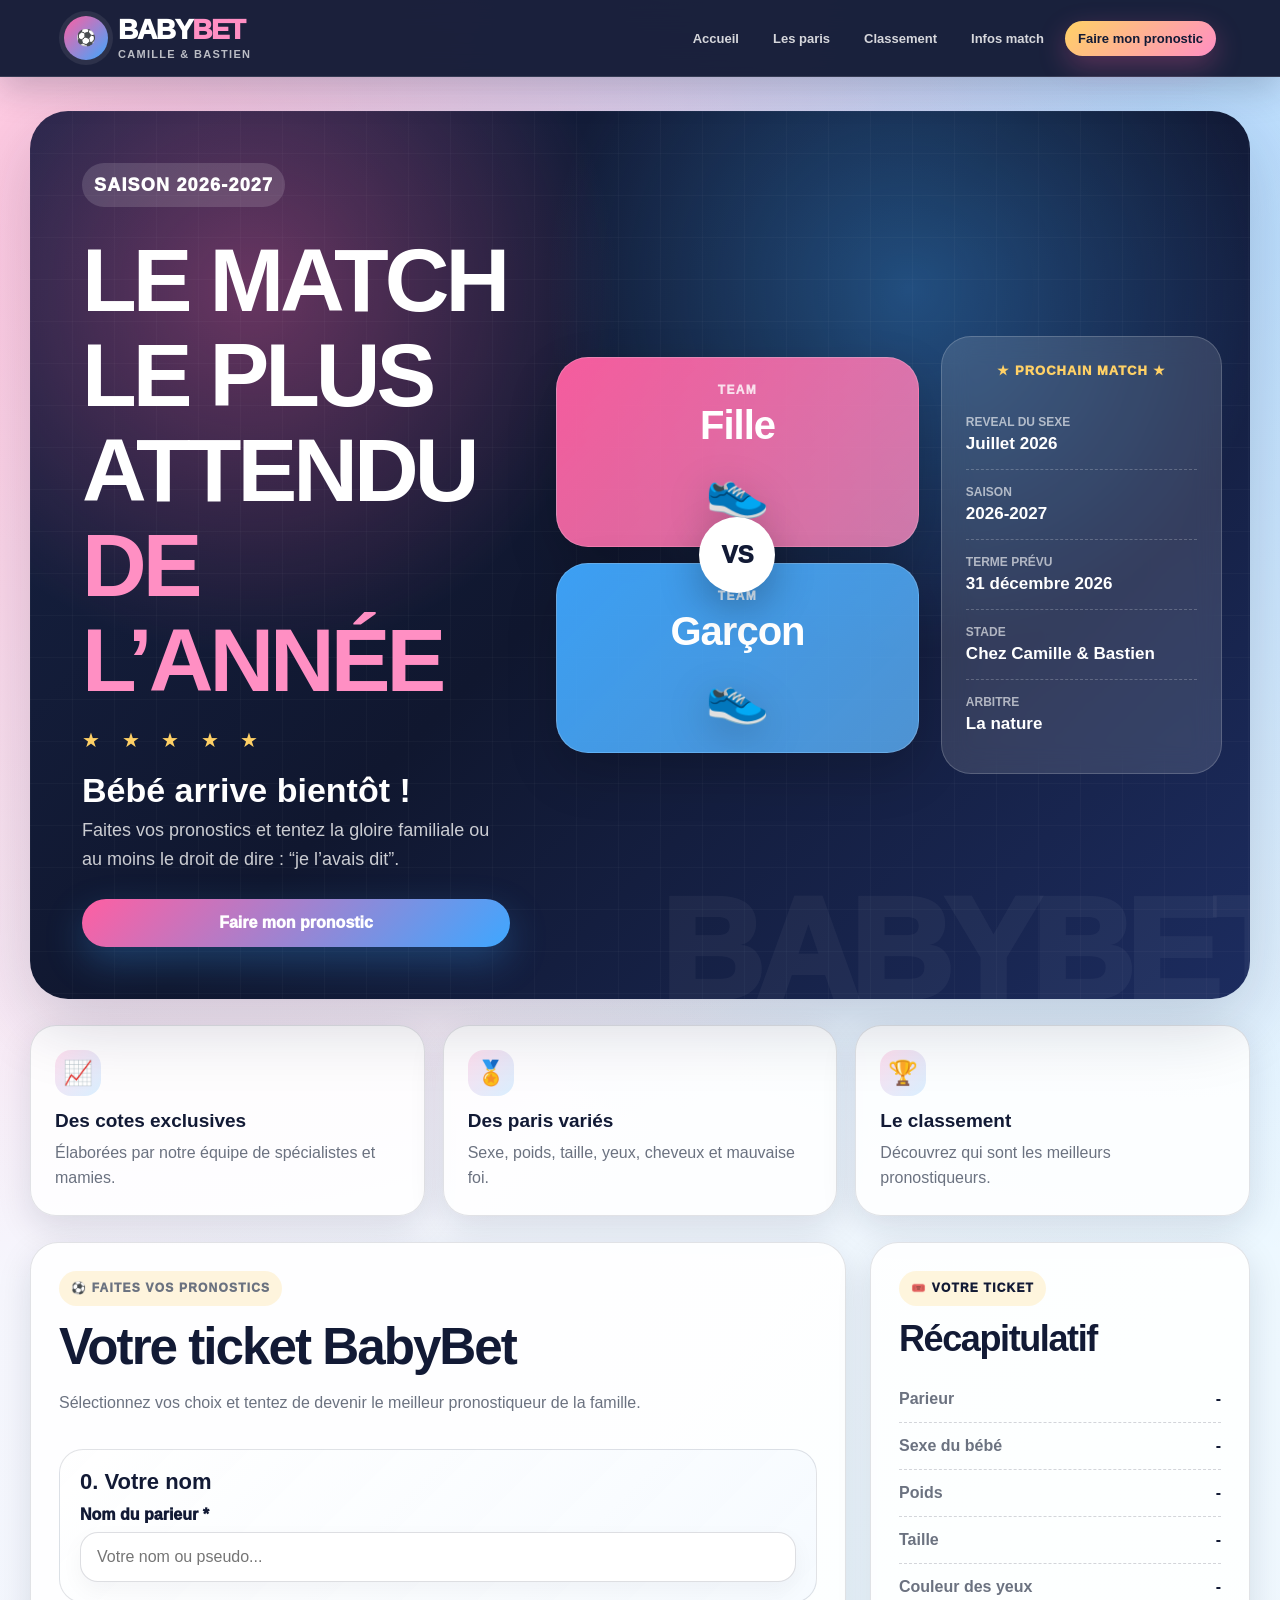
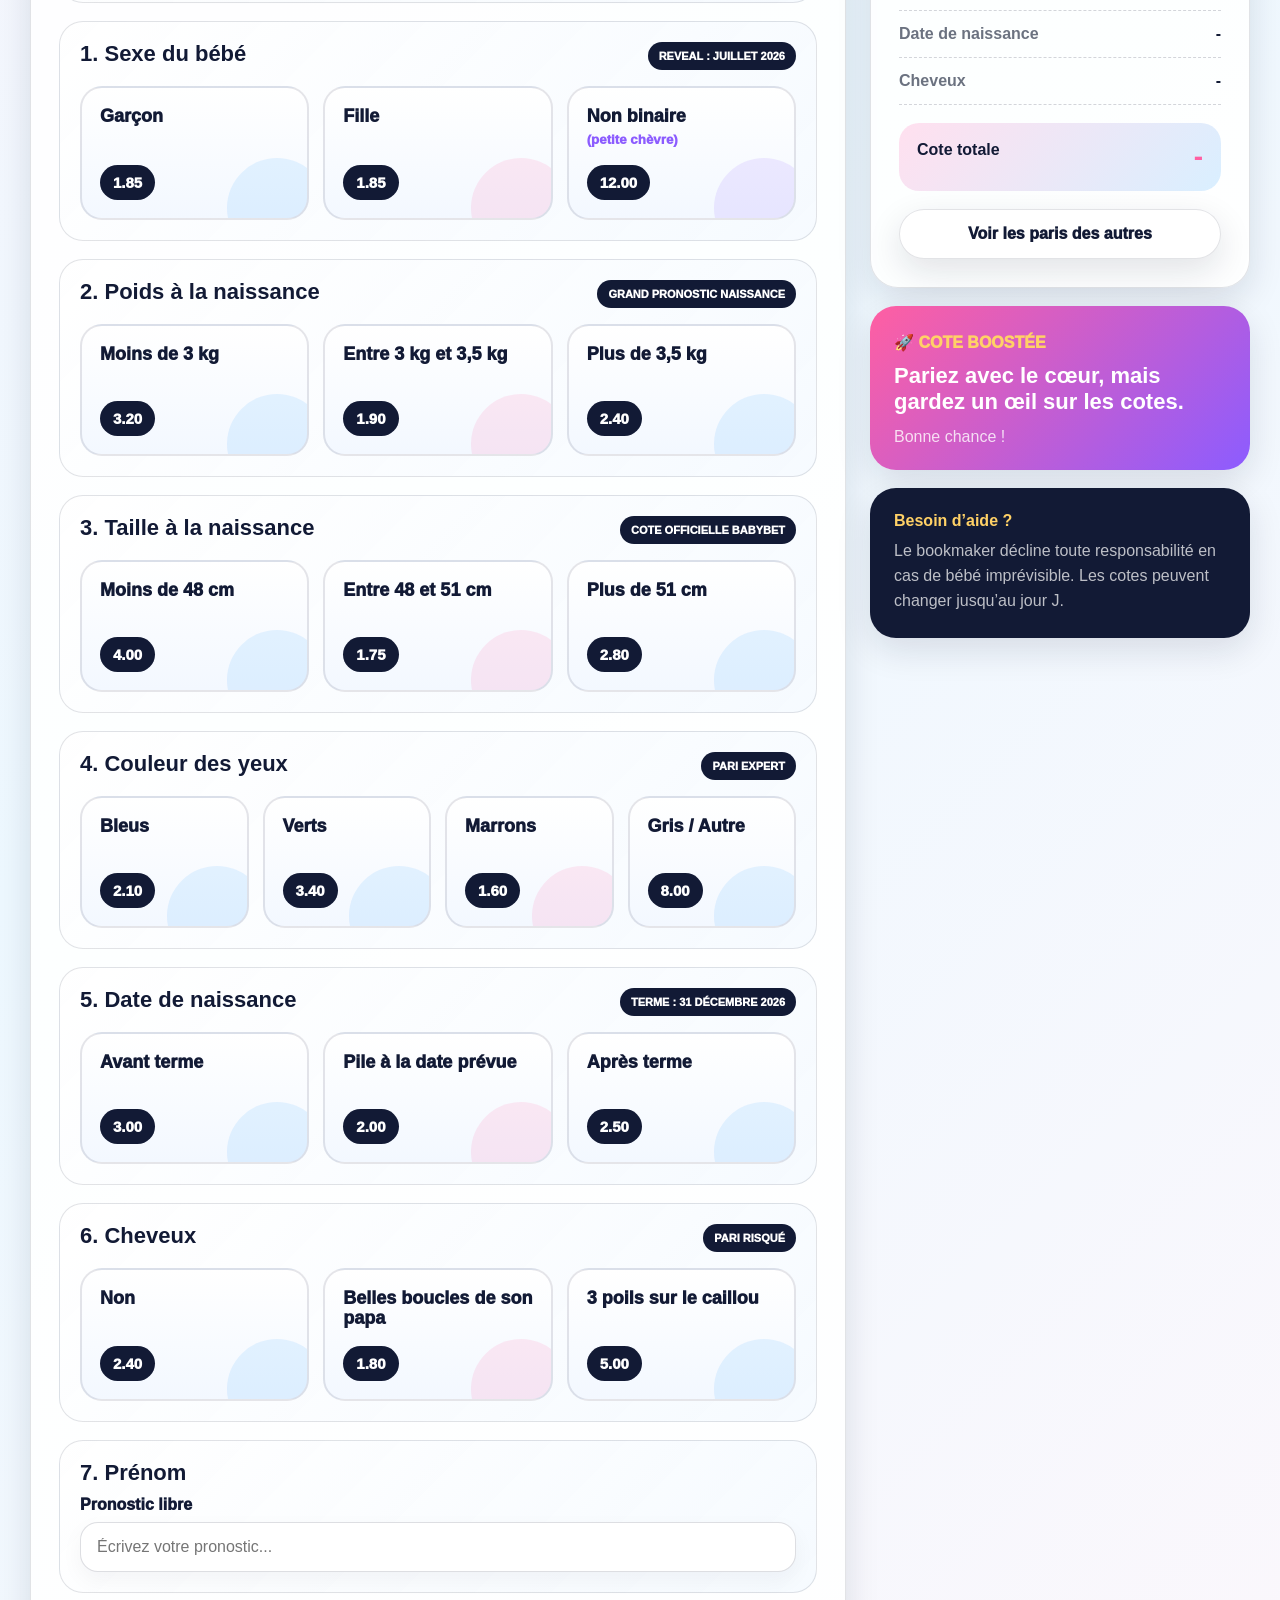
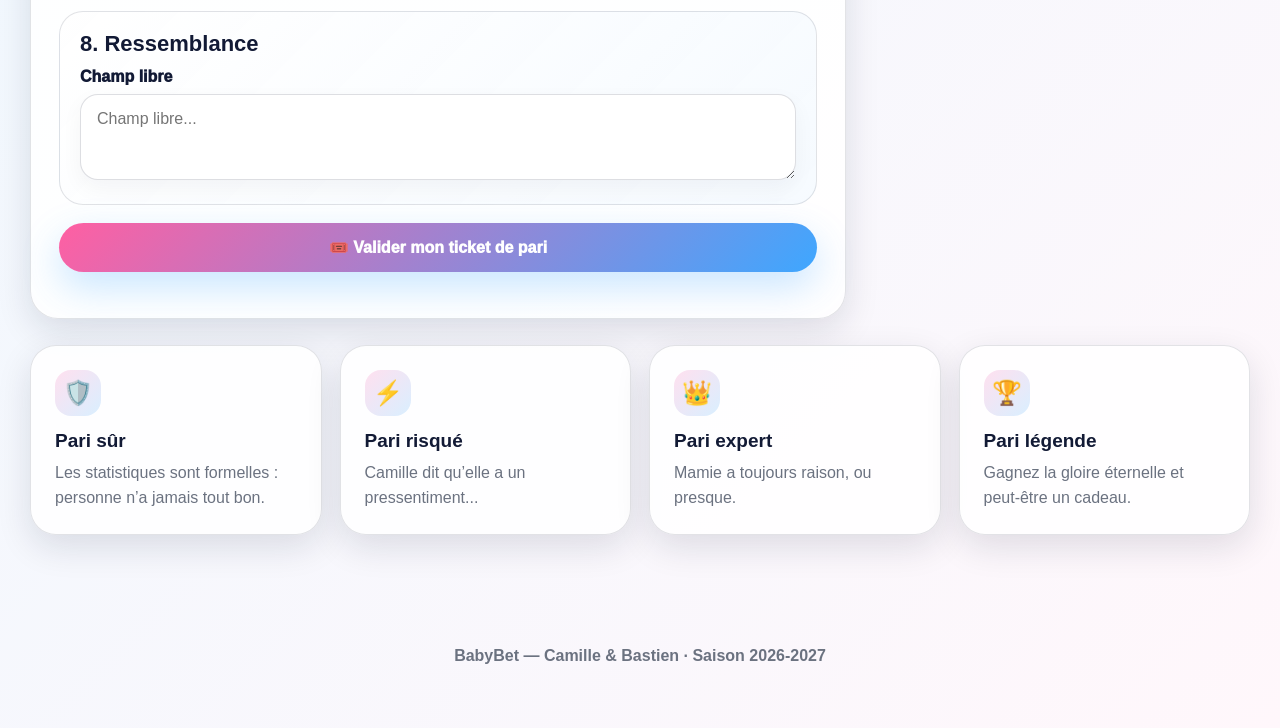
<file: index.html>
<!DOCTYPE html>
<html lang="fr">
<head>
  <meta charset="UTF-8" />
  <meta name="viewport" content="width=device-width, initial-scale=1.0" />
  <title>BabyBet — Camille & Bastien</title>
  <link rel="stylesheet" href="styles.css" />
</head>

<body>
  <header class="topbar">
    <a class="logo" href="index.html">
      <span class="ball">⚽</span>
      <span class="logo-main">BABY<span>BET</span></span>
      <span class="logo-sub">Camille & Bastien</span>
    </a>

    <nav>
      <a href="index.html">Accueil</a>
      <a href="paris.html">Les paris</a>
      <a href="paris.html">Classement</a>
      <a href="admin.html">Infos match</a>
      <a class="nav-cta" href="#pari">Faire mon pronostic</a>
    </nav>
  </header>

  <main>
    <section class="stadium-hero">
      <div class="hero-copy">
        <p class="season dark">Saison 2026-2027</p>
        <h1>
          Le match<br>
          le plus attendu<br>
          <span>de l’année</span>
        </h1>

        <div class="stars">★ ★ ★ ★ ★</div>

        <h2>Bébé arrive bientôt !</h2>
        <p>
          Faites vos pronostics et tentez la gloire familiale
          ou au moins le droit de dire : “je l’avais dit”.
        </p>

        <a class="button button-neon" href="#pari">Faire mon pronostic</a>
      </div>

      <div class="versus-card">
        <div class="team team-pink">
          <span>Team</span>
          <strong>Fille</strong>
          <div class="shoe">👟</div>
        </div>

        <div class="vs">VS</div>

        <div class="team team-blue">
          <span>Team</span>
          <strong>Garçon</strong>
          <div class="shoe">👟</div>
        </div>
      </div>

      <aside class="match-card">
        <p class="match-title">★ Prochain match ★</p>

        <div class="match-line">
          <span>Reveal du sexe</span>
          <strong>Juillet 2026</strong>
        </div>

        <div class="match-line">
          <span>Saison</span>
          <strong>2026-2027</strong>
        </div>

        <div class="match-line">
          <span>Terme prévu</span>
          <strong>31 décembre 2026</strong>
        </div>

        <div class="match-line">
          <span>Stade</span>
          <strong>Chez Camille & Bastien</strong>
        </div>

        <div class="match-line">
          <span>Arbitre</span>
          <strong>La nature</strong>
        </div>
      </aside>
    </section>

    <section class="info-strip">
      <div>
        <span class="icon">📈</span>
        <strong>Des cotes exclusives</strong>
        <p>Élaborées par notre équipe de spécialistes et mamies.</p>
      </div>

      <div>
        <span class="icon">🏅</span>
        <strong>Des paris variés</strong>
        <p>Sexe, poids, taille, yeux, cheveux et mauvaise foi.</p>
      </div>

      <div>
        <span class="icon">🏆</span>
        <strong>Le classement</strong>
        <p>Découvrez qui sont les meilleurs pronostiqueurs.</p>
      </div>
    </section>

    <section id="pari" class="layout">
      <form id="bet-form" class="panel form-panel">
        <div class="panel-heading">
          <p class="eyebrow">⚽ Faites vos pronostics</p>
          <h2>Votre ticket BabyBet</h2>
          <p>
            Sélectionnez vos choix et tentez de devenir le meilleur pronostiqueur de la famille.
          </p>
        </div>

        <div class="market">
          <h3>0. Votre nom</h3>
          <label for="bettorName">Nom du parieur *</label>
          <input
            type="text"
            id="bettorName"
            name="bettorName"
            placeholder="Votre nom ou pseudo..."
            required
          />
        </div>

        <div class="market">
          <div class="market-title">
            <h3>1. Sexe du bébé</h3>
            <span>Reveal : juillet 2026</span>
          </div>

          <div class="odds-grid three">
            <label class="odd-card">
              <input type="radio" name="gender" value="Garçon" required />
              <span class="odd-name">Garçon</span>
              <span class="odd-value">1.85</span>
            </label>

            <label class="odd-card pink-choice">
              <input type="radio" name="gender" value="Fille" required />
              <span class="odd-name">Fille</span>
              <span class="odd-value">1.85</span>
            </label>

            <label class="odd-card purple-choice">
              <input type="radio" name="gender" value="Non binaire" required />
              <span class="odd-name">Non binaire</span>
              <small>(petite chèvre)</small>
              <span class="odd-value">12.00</span>
            </label>
          </div>
        </div>

        <div class="market">
          <div class="market-title">
            <h3>2. Poids à la naissance</h3>
            <span>Grand pronostic naissance</span>
          </div>

          <div class="odds-grid three">
            <label class="odd-card">
              <input type="radio" name="weight" value="Moins de 3 kg" />
              <span class="odd-name">Moins de 3 kg</span>
              <span class="odd-value">3.20</span>
            </label>

            <label class="odd-card pink-choice">
              <input type="radio" name="weight" value="Entre 3 kg et 3,5 kg" />
              <span class="odd-name">Entre 3 kg et 3,5 kg</span>
              <span class="odd-value">1.90</span>
            </label>

            <label class="odd-card">
              <input type="radio" name="weight" value="Plus de 3,5 kg" />
              <span class="odd-name">Plus de 3,5 kg</span>
              <span class="odd-value">2.40</span>
            </label>
          </div>
        </div>

        <div class="market">
          <div class="market-title">
            <h3>3. Taille à la naissance</h3>
            <span>Cote officielle BabyBet</span>
          </div>

          <div class="odds-grid three">
            <label class="odd-card">
              <input type="radio" name="height" value="Moins de 48 cm" />
              <span class="odd-name">Moins de 48 cm</span>
              <span class="odd-value">4.00</span>
            </label>

            <label class="odd-card pink-choice">
              <input type="radio" name="height" value="Entre 48 et 51 cm" />
              <span class="odd-name">Entre 48 et 51 cm</span>
              <span class="odd-value">1.75</span>
            </label>

            <label class="odd-card">
              <input type="radio" name="height" value="Plus de 51 cm" />
              <span class="odd-name">Plus de 51 cm</span>
              <span class="odd-value">2.80</span>
            </label>
          </div>
        </div>

        <div class="market">
          <div class="market-title">
            <h3>4. Couleur des yeux</h3>
            <span>Pari expert</span>
          </div>

          <div class="odds-grid four">
            <label class="odd-card">
              <input type="radio" name="eyeColor" value="Bleus" />
              <span class="odd-name">Bleus</span>
              <span class="odd-value">2.10</span>
            </label>

            <label class="odd-card">
              <input type="radio" name="eyeColor" value="Verts" />
              <span class="odd-name">Verts</span>
              <span class="odd-value">3.40</span>
            </label>

            <label class="odd-card pink-choice">
              <input type="radio" name="eyeColor" value="Marrons" />
              <span class="odd-name">Marrons</span>
              <span class="odd-value">1.60</span>
            </label>

            <label class="odd-card">
              <input type="radio" name="eyeColor" value="Gris / Autre" />
              <span class="odd-name">Gris / Autre</span>
              <span class="odd-value">8.00</span>
            </label>
          </div>
        </div>

        <div class="market">
          <div class="market-title">
            <h3>5. Date de naissance</h3>
            <span>Terme : 31 décembre 2026</span>
          </div>

          <div class="odds-grid three">
            <label class="odd-card">
              <input type="radio" name="birthDate" value="Avant terme" />
              <span class="odd-name">Avant terme</span>
              <span class="odd-value">3.00</span>
            </label>

            <label class="odd-card pink-choice">
              <input type="radio" name="birthDate" value="Pile à la date prévue" />
              <span class="odd-name">Pile à la date prévue</span>
              <span class="odd-value">2.00</span>
            </label>

            <label class="odd-card">
              <input type="radio" name="birthDate" value="Après terme" />
              <span class="odd-name">Après terme</span>
              <span class="odd-value">2.50</span>
            </label>
          </div>
        </div>

        <div class="market">
          <div class="market-title">
            <h3>6. Cheveux</h3>
            <span>Pari risqué</span>
          </div>

          <div class="odds-grid three">
            <label class="odd-card">
              <input type="radio" name="hair" value="Non" />
              <span class="odd-name">Non</span>
              <span class="odd-value">2.40</span>
            </label>

            <label class="odd-card pink-choice">
              <input type="radio" name="hair" value="Belles boucles de son papa" />
              <span class="odd-name">Belles boucles de son papa</span>
              <span class="odd-value">1.80</span>
            </label>

            <label class="odd-card">
              <input type="radio" name="hair" value="3 poils sur le caillou" />
              <span class="odd-name">3 poils sur le caillou</span>
              <span class="odd-value">5.00</span>
            </label>
          </div>
        </div>

        <div class="market">
          <h3>7. Prénom</h3>
          <label for="firstNameGuess">Pronostic libre</label>
          <input
            type="text"
            id="firstNameGuess"
            name="firstNameGuess"
            placeholder="Écrivez votre pronostic..."
          />
        </div>

        <div class="market">
          <h3>8. Ressemblance</h3>
          <label for="resemblance">Champ libre</label>
          <textarea
            id="resemblance"
            name="resemblance"
            rows="3"
            placeholder="Champ libre..."
          ></textarea>
        </div>

        <button class="button button-main full-width" type="submit">
          🎟️ Valider mon ticket de pari
        </button>

        <p id="form-message" class="message"></p>
      </form>

      <aside class="side-column">
        <div class="panel ticket-panel">
          <p class="eyebrow">🎟️ Votre ticket</p>
          <h2>Récapitulatif</h2>

          <div class="ticket-line">
            <span>Parieur</span>
            <strong id="preview-bettor">-</strong>
          </div>

          <div class="ticket-line">
            <span>Sexe du bébé</span>
            <strong id="preview-gender">-</strong>
          </div>

          <div class="ticket-line">
            <span>Poids</span>
            <strong id="preview-weight">-</strong>
          </div>

          <div class="ticket-line">
            <span>Taille</span>
            <strong id="preview-height">-</strong>
          </div>

          <div class="ticket-line">
            <span>Couleur des yeux</span>
            <strong id="preview-eyes">-</strong>
          </div>

          <div class="ticket-line">
            <span>Date de naissance</span>
            <strong id="preview-date">-</strong>
          </div>

          <div class="ticket-line">
            <span>Cheveux</span>
            <strong id="preview-hair">-</strong>
          </div>

          <div class="ticket-total">
            <span>Cote totale</span>
            <strong id="preview-total-odds">-</strong>
          </div>

          <a class="button button-secondary full-width" href="paris.html">
            Voir les paris des autres
          </a>
        </div>

        <div class="boost-card">
          <p>🚀 Cote boostée</p>
          <strong>Pariez avec le cœur, mais gardez un œil sur les cotes.</strong>
          <span>Bonne chance !</span>
        </div>

        <div class="help-card">
          <strong>Besoin d’aide ?</strong>
          <p>
            Le bookmaker décline toute responsabilité en cas de bébé imprévisible.
            Les cotes peuvent changer jusqu’au jour J.
          </p>
        </div>
      </aside>
    </section>

    <section class="bottom-badges">
      <div>
        <span>🛡️</span>
        <strong>Pari sûr</strong>
        <p>Les statistiques sont formelles : personne n’a jamais tout bon.</p>
      </div>

      <div>
        <span>⚡</span>
        <strong>Pari risqué</strong>
        <p>Camille dit qu’elle a un pressentiment...</p>
      </div>

      <div>
        <span>👑</span>
        <strong>Pari expert</strong>
        <p>Mamie a toujours raison, ou presque.</p>
      </div>

      <div>
        <span>🏆</span>
        <strong>Pari légende</strong>
        <p>Gagnez la gloire éternelle et peut-être un cadeau.</p>
      </div>
    </section>
  </main>

  <footer>
    <p>BabyBet — Camille & Bastien · Saison 2026-2027</p>
  </footer>

  <script src="config.js"></script>
  <script src="app.js"></script>
</body>
</html>
</file>
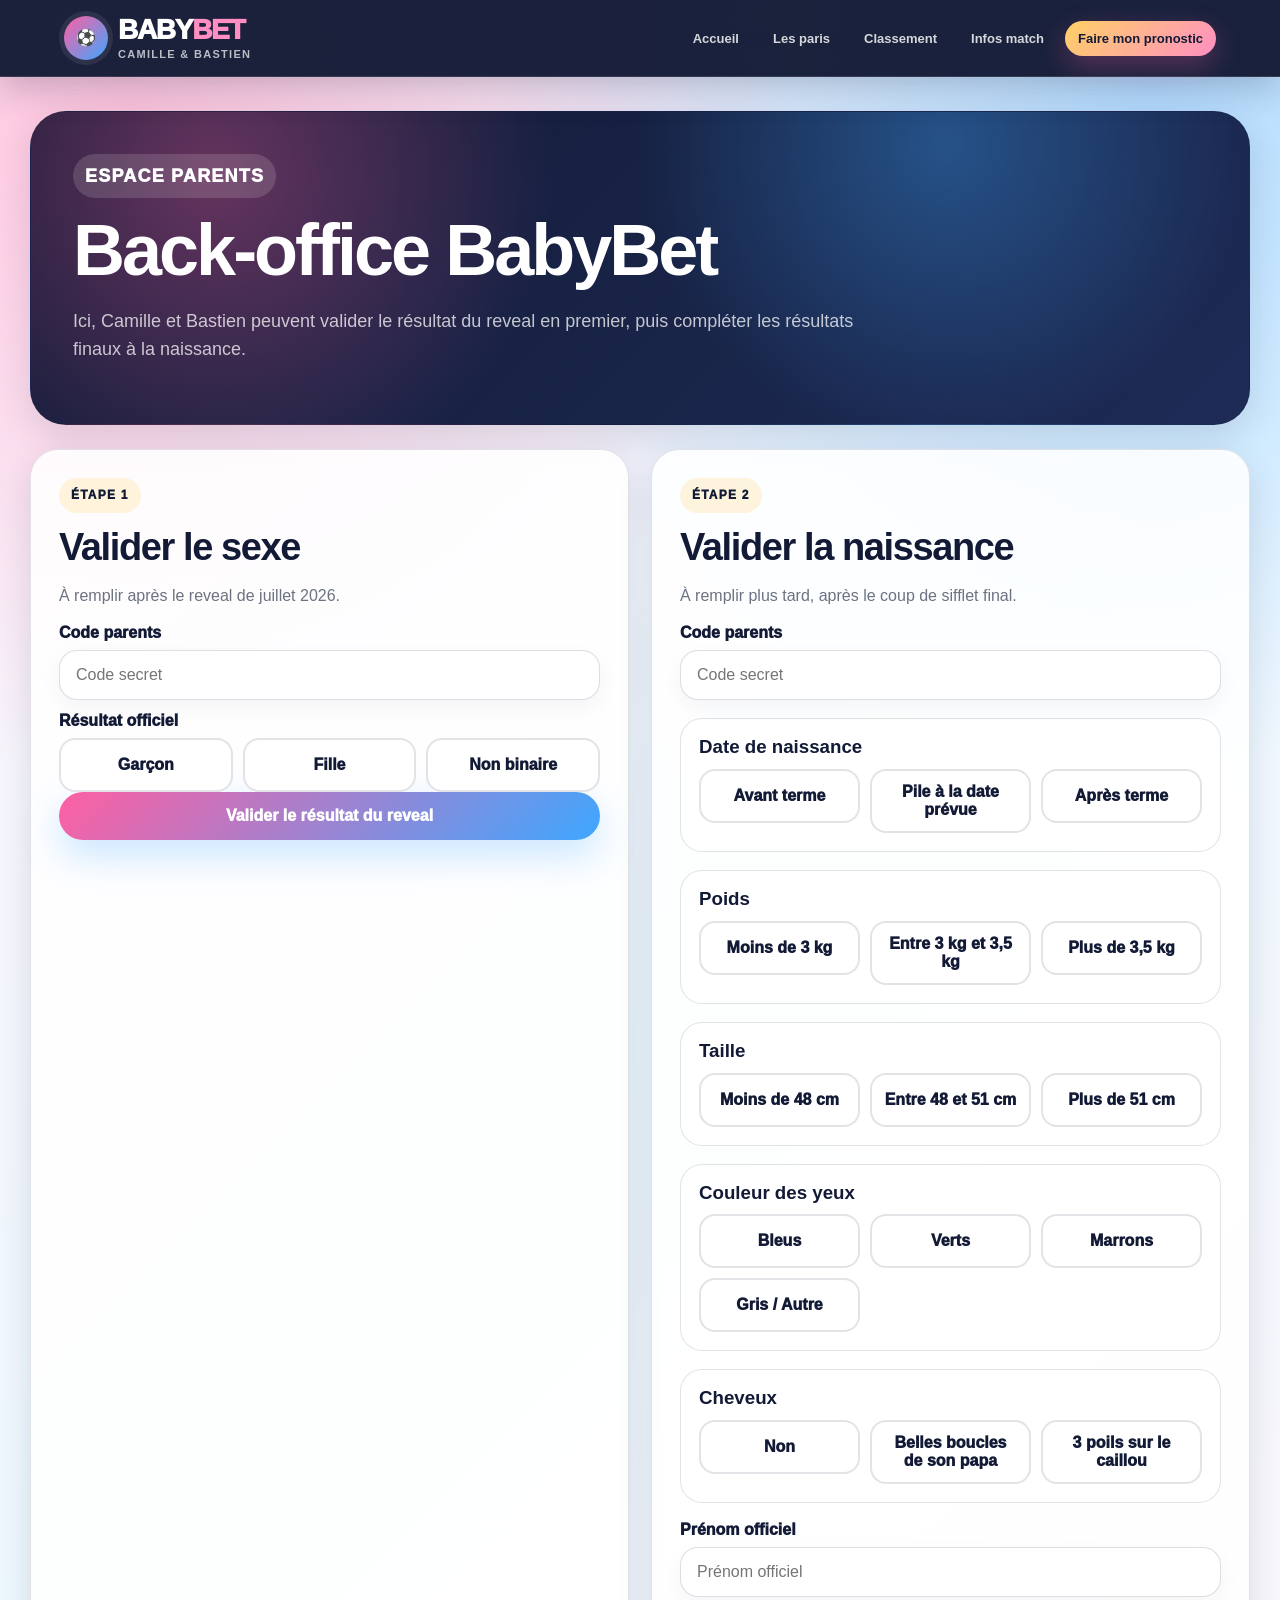
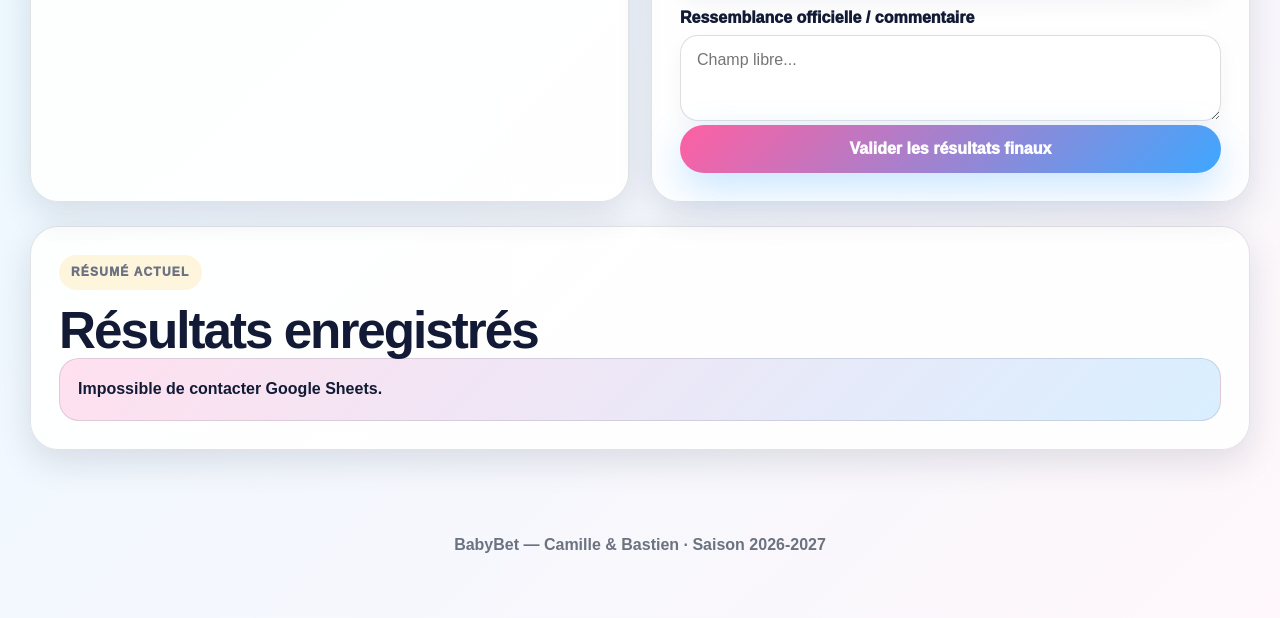
<file: admin.html>
<!DOCTYPE html>
<html lang="fr">
<head>
  <meta charset="UTF-8" />
  <meta name="viewport" content="width=device-width, initial-scale=1.0" />
  <title>Back-office — BabyBet Camille & Bastien</title>
  <link rel="stylesheet" href="styles.css" />
</head>

<body>
  <header class="topbar">
    <a class="logo" href="index.html">
      <span class="ball">⚽</span>
      <span class="logo-main">BABY<span>BET</span></span>
      <span class="logo-sub">Camille & Bastien</span>
    </a>

    <nav>
      <a href="index.html">Accueil</a>
      <a href="paris.html">Les paris</a>
      <a href="paris.html">Classement</a>
      <a href="admin.html">Infos match</a>
      <a class="nav-cta" href="index.html#pari">Faire mon pronostic</a>
    </nav>
  </header>

  <main>
    <section class="page-hero dark-page">
      <p class="season dark">Espace parents</p>
      <h1>Back-office BabyBet</h1>
      <p>
        Ici, Camille et Bastien peuvent valider le résultat du reveal en premier,
        puis compléter les résultats finaux à la naissance.
      </p>
    </section>

    <section class="results-grid">
      <form id="gender-result-form" class="panel admin-panel">
        <p class="eyebrow">Étape 1</p>
        <h2>Valider le sexe</h2>
        <p class="small-text">
          À remplir après le reveal de juillet 2026.
        </p>

        <label for="adminCodeGender">Code parents</label>
        <input
          type="password"
          id="adminCodeGender"
          name="adminCode"
          placeholder="Code secret"
          required
        />

        <label for="genderResult">Résultat officiel</label>
        <div class="admin-options">
          <label class="mini-odd">
            <input type="radio" name="genderResult" value="Garçon" required />
            <span>Garçon</span>
          </label>

          <label class="mini-odd">
            <input type="radio" name="genderResult" value="Fille" required />
            <span>Fille</span>
          </label>

          <label class="mini-odd">
            <input type="radio" name="genderResult" value="Non binaire" required />
            <span>Non binaire</span>
          </label>
        </div>

        <button class="button button-main full-width" type="submit">
          Valider le résultat du reveal
        </button>

        <p id="gender-admin-message" class="message"></p>
      </form>

      <form id="final-results-form" class="panel admin-panel">
        <p class="eyebrow">Étape 2</p>
        <h2>Valider la naissance</h2>
        <p class="small-text">
          À remplir plus tard, après le coup de sifflet final.
        </p>

        <label for="adminCodeFinal">Code parents</label>
        <input
          type="password"
          id="adminCodeFinal"
          name="adminCode"
          placeholder="Code secret"
          required
        />

        <div class="admin-market">
          <h3>Date de naissance</h3>
          <div class="admin-options">
            <label class="mini-odd">
              <input type="radio" name="birthDateResult" value="Avant terme" />
              <span>Avant terme</span>
            </label>

            <label class="mini-odd">
              <input type="radio" name="birthDateResult" value="Pile à la date prévue" />
              <span>Pile à la date prévue</span>
            </label>

            <label class="mini-odd">
              <input type="radio" name="birthDateResult" value="Après terme" />
              <span>Après terme</span>
            </label>
          </div>
        </div>

        <div class="admin-market">
          <h3>Poids</h3>
          <div class="admin-options">
            <label class="mini-odd">
              <input type="radio" name="weightResult" value="Moins de 3 kg" />
              <span>Moins de 3 kg</span>
            </label>

            <label class="mini-odd">
              <input type="radio" name="weightResult" value="Entre 3 kg et 3,5 kg" />
              <span>Entre 3 kg et 3,5 kg</span>
            </label>

            <label class="mini-odd">
              <input type="radio" name="weightResult" value="Plus de 3,5 kg" />
              <span>Plus de 3,5 kg</span>
            </label>
          </div>
        </div>

        <div class="admin-market">
          <h3>Taille</h3>
          <div class="admin-options">
            <label class="mini-odd">
              <input type="radio" name="heightResult" value="Moins de 48 cm" />
              <span>Moins de 48 cm</span>
            </label>

            <label class="mini-odd">
              <input type="radio" name="heightResult" value="Entre 48 et 51 cm" />
              <span>Entre 48 et 51 cm</span>
            </label>

            <label class="mini-odd">
              <input type="radio" name="heightResult" value="Plus de 51 cm" />
              <span>Plus de 51 cm</span>
            </label>
          </div>
        </div>

        <div class="admin-market">
          <h3>Couleur des yeux</h3>
          <div class="admin-options">
            <label class="mini-odd">
              <input type="radio" name="eyeColorResult" value="Bleus" />
              <span>Bleus</span>
            </label>

            <label class="mini-odd">
              <input type="radio" name="eyeColorResult" value="Verts" />
              <span>Verts</span>
            </label>

            <label class="mini-odd">
              <input type="radio" name="eyeColorResult" value="Marrons" />
              <span>Marrons</span>
            </label>

            <label class="mini-odd">
              <input type="radio" name="eyeColorResult" value="Gris / Autre" />
              <span>Gris / Autre</span>
            </label>
          </div>
        </div>

        <div class="admin-market">
          <h3>Cheveux</h3>
          <div class="admin-options">
            <label class="mini-odd">
              <input type="radio" name="hairResult" value="Non" />
              <span>Non</span>
            </label>

            <label class="mini-odd">
              <input type="radio" name="hairResult" value="Belles boucles de son papa" />
              <span>Belles boucles de son papa</span>
            </label>

            <label class="mini-odd">
              <input type="radio" name="hairResult" value="3 poils sur le caillou" />
              <span>3 poils sur le caillou</span>
            </label>
          </div>
        </div>

        <label for="firstNameResult">Prénom officiel</label>
        <input
          type="text"
          id="firstNameResult"
          name="firstNameResult"
          placeholder="Prénom officiel"
        />

        <label for="resemblanceResult">Ressemblance officielle / commentaire</label>
        <textarea
          id="resemblanceResult"
          name="resemblanceResult"
          rows="3"
          placeholder="Champ libre..."
        ></textarea>

        <button class="button button-main full-width" type="submit">
          Valider les résultats finaux
        </button>

        <p id="final-admin-message" class="message"></p>
      </form>
    </section>

    <section class="panel">
      <div class="panel-heading">
        <p class="eyebrow">Résumé actuel</p>
        <h2>Résultats enregistrés</h2>
      </div>

      <div id="admin-current-results" class="status-box">
        Chargement des résultats...
      </div>
    </section>
  </main>

  <footer>
    <p>BabyBet — Camille & Bastien · Saison 2026-2027</p>
  </footer>

  <script src="config.js"></script>
  <script src="app.js"></script>
</body>
</html>
</file>
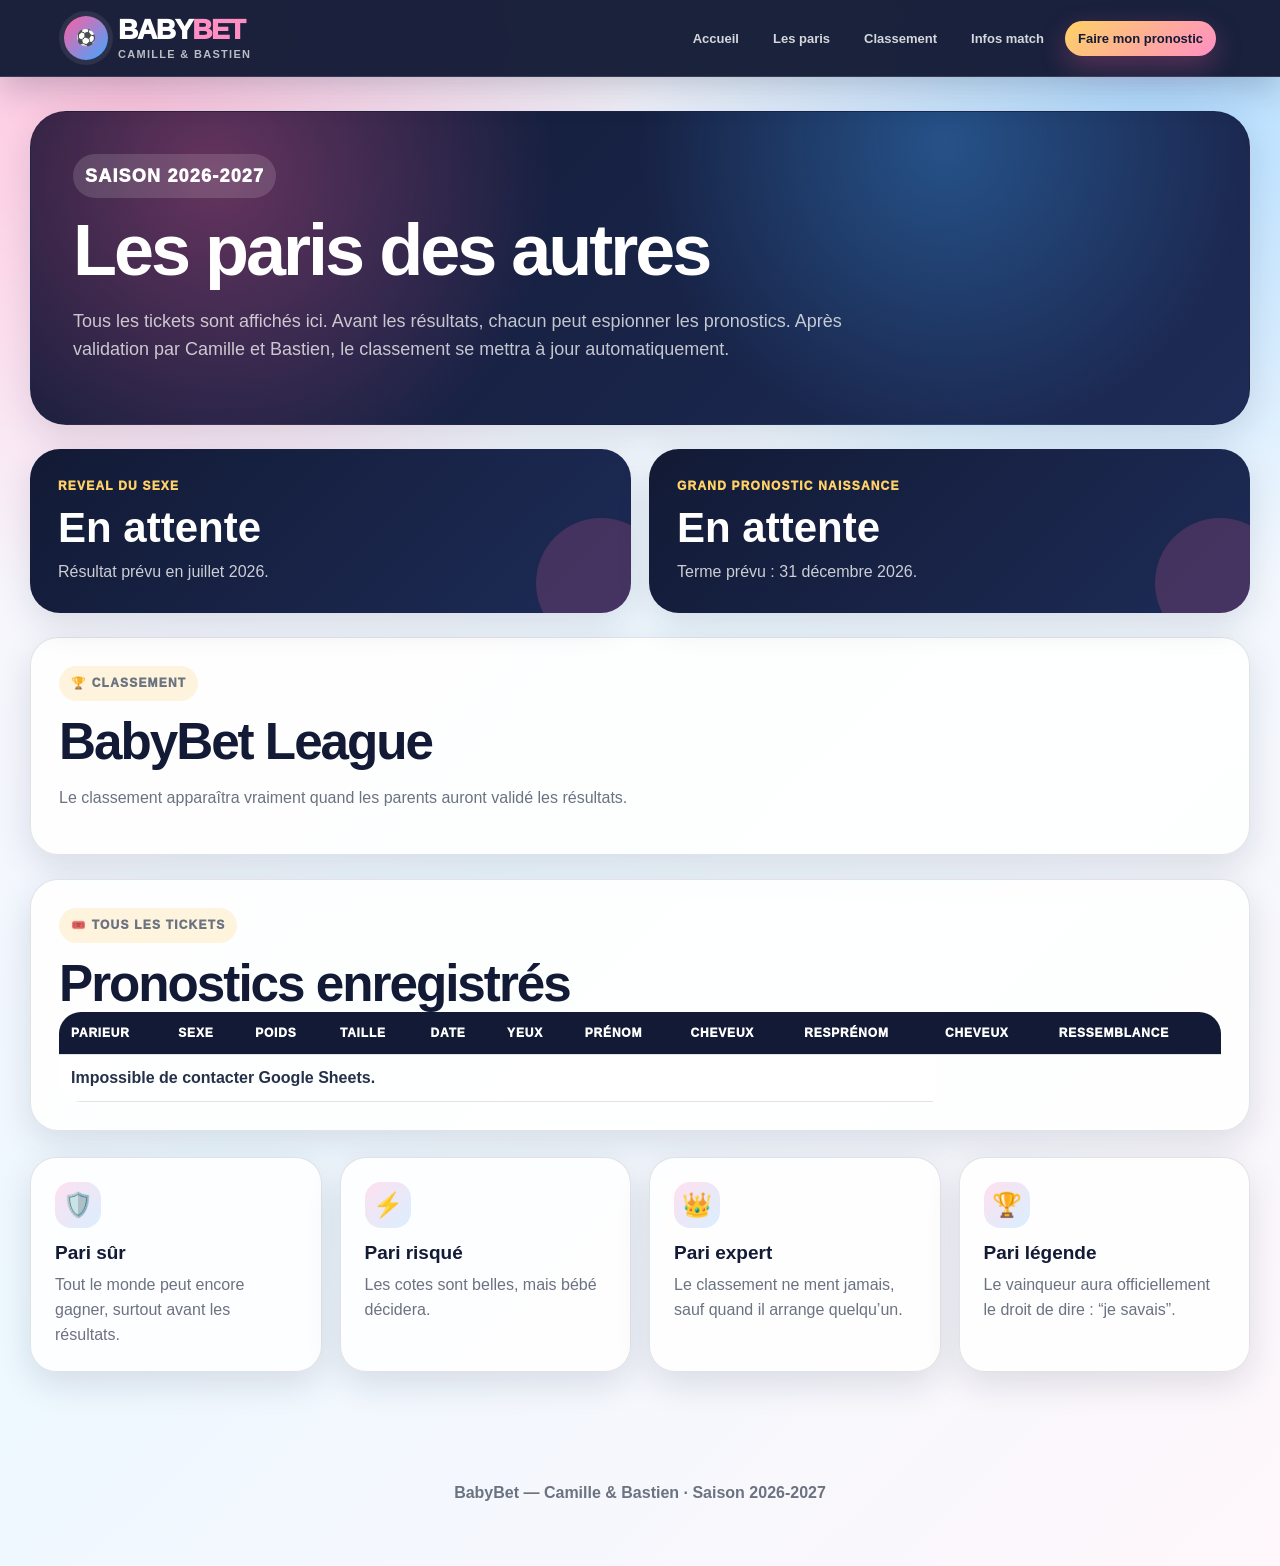
<file: paris.html>
<!DOCTYPE html>
<html lang="fr">
<head>
  <meta charset="UTF-8" />
  <meta name="viewport" content="width=device-width, initial-scale=1.0" />
  <title>Les paris — BabyBet Camille & Bastien</title>
  <link rel="stylesheet" href="styles.css" />
</head>

<body>
  <header class="topbar">
    <a class="logo" href="index.html">
      <span class="ball">⚽</span>
      <span class="logo-main">BABY<span>BET</span></span>
      <span class="logo-sub">Camille & Bastien</span>
    </a>

    <nav>
      <a href="index.html">Accueil</a>
      <a href="paris.html">Les paris</a>
      <a href="paris.html">Classement</a>
      <a href="admin.html">Infos match</a>
      <a class="nav-cta" href="index.html#pari">Faire mon pronostic</a>
    </nav>
  </header>

  <main>
    <section class="page-hero dark-page">
      <p class="season dark">Saison 2026-2027</p>
      <h1>Les paris des autres</h1>
      <p>
        Tous les tickets sont affichés ici. Avant les résultats, chacun peut espionner les pronostics.
        Après validation par Camille et Bastien, le classement se mettra à jour automatiquement.
      </p>
    </section>

    <section class="scoreboard">
      <div class="score-card">
        <p>Reveal du sexe</p>
        <h2 id="gender-result-title">En attente</h2>
        <span id="gender-result-box">Résultat prévu en juillet 2026.</span>
      </div>

      <div class="score-card">
        <p>Grand pronostic naissance</p>
        <h2 id="final-result-title">En attente</h2>
        <span id="final-results-box">Terme prévu : 31 décembre 2026.</span>
      </div>
    </section>

    <section class="panel ranking-panel">
      <div class="panel-heading">
        <p class="eyebrow">🏆 Classement</p>
        <h2>BabyBet League</h2>
        <p id="ranking-intro">
          Le classement apparaîtra vraiment quand les parents auront validé les résultats.
        </p>
      </div>

      <div id="ranking-list" class="ranking-list"></div>
    </section>

    <section class="panel">
      <div class="panel-heading">
        <p class="eyebrow">🎟️ Tous les tickets</p>
        <h2>Pronostics enregistrés</h2>
      </div>

      <div class="table-wrapper">
        <table>
          <thead>
            <tr>
              <th>Parieur</th>
              <th>Sexe</th>
              <th>Poids</th>
              <th>Taille</th>
              <th>Date</th>
              <th>Yeux</th>
              <th>Prénom</th>
              <th>Cheveux</th>
              <th>ResPrénom</th>
              <th>Cheveux</th>
              <th>Ressemblance</th>
            </tr>
          </thead>

          <tbody id="bets-table-body">
            <tr>
              <td colspan="9">Chargement des paris...</td>
            </tr>
          </tbody>
        </table>
      </div>
    </section>

    <section class="bottom-badges">
      <div>
        <span>🛡️</span>
        <strong>Pari sûr</strong>
        <p>Tout le monde peut encore gagner, surtout avant les résultats.</p>
      </div>

      <div>
        <span>⚡</span>
        <strong>Pari risqué</strong>
        <p>Les cotes sont belles, mais bébé décidera.</p>
      </div>

      <div>
        <span>👑</span>
        <strong>Pari expert</strong>
        <p>Le classement ne ment jamais, sauf quand il arrange quelqu’un.</p>
      </div>

      <div>
        <span>🏆</span>
        <strong>Pari légende</strong>
        <p>Le vainqueur aura officiellement le droit de dire : “je savais”.</p>
      </div>
    </section>
  </main>

  <footer>
    <p>BabyBet — Camille & Bastien · Saison 2026-2027</p>
  </footer>

  <script src="config.js"></script>
  <script src="app.js"></script>
</body>
</html>
</file>
<file: styles.css>
:root {
  --navy: #121a35;
  --navy-2: #1d2b56;
  --blue: #3ea7ff;
  --blue-soft: #d9efff;
  --pink: #ff5fa2;
  --pink-2: #ff8fc3;
  --pink-soft: #ffe0ef;
  --purple: #8c5cff;
  --yellow: #ffd166;
  --green: #22c55e;
  --red: #ef4444;
  --white: #ffffff;
  --cream: #fff8fb;
  --text: #25304a;
  --muted: #6b7280;
  --border: rgba(18, 26, 53, 0.12);
  --shadow: 0 24px 70px rgba(18, 26, 53, 0.18);
  --shadow-soft: 0 12px 35px rgba(18, 26, 53, 0.12);
  --radius: 28px;
}

* {
  box-sizing: border-box;
}

html {
  scroll-behavior: smooth;
}

body {
  margin: 0;
  font-family: Arial, Helvetica, sans-serif;
  color: var(--text);
  background:
    radial-gradient(circle at 10% 5%, rgba(255, 95, 162, 0.32), transparent 28%),
    radial-gradient(circle at 90% 4%, rgba(62, 167, 255, 0.35), transparent 28%),
    linear-gradient(135deg, #fff4fb 0%, #edf8ff 48%, #fff7fb 100%);
  min-height: 100vh;
}

a {
  color: inherit;
  text-decoration: none;
}

button,
input,
select,
textarea {
  font: inherit;
}

button:disabled {
  opacity: 0.6;
  cursor: not-allowed;
}

/* HEADER */

.topbar {
  position: sticky;
  top: 0;
  z-index: 50;
  display: flex;
  justify-content: space-between;
  align-items: center;
  gap: 22px;
  padding: 16px 5vw;
  background: rgba(18, 26, 53, 0.96);
  color: var(--white);
  border-bottom: 1px solid rgba(255, 255, 255, 0.12);
  box-shadow: 0 12px 35px rgba(18, 26, 53, 0.22);
  backdrop-filter: blur(14px);
}

.logo {
  display: grid;
  grid-template-columns: auto 1fr;
  grid-template-areas:
    "ball main"
    "ball sub";
  column-gap: 10px;
  align-items: center;
  line-height: 1;
}

.ball {
  grid-area: ball;
  width: 44px;
  height: 44px;
  display: grid;
  place-items: center;
  border-radius: 50%;
  background: linear-gradient(135deg, var(--pink), var(--blue));
  box-shadow: 0 0 0 5px rgba(255, 255, 255, 0.08);
}

.logo-main {
  grid-area: main;
  font-size: 28px;
  font-weight: 950;
  letter-spacing: -1.3px;
  color: var(--white);
}

.logo-main span {
  color: var(--pink-2);
}

.logo-sub {
  grid-area: sub;
  margin-top: 5px;
  font-size: 11px;
  font-weight: 900;
  color: rgba(255, 255, 255, 0.7);
  text-transform: uppercase;
  letter-spacing: 1.3px;
}

nav {
  display: flex;
  align-items: center;
  justify-content: flex-end;
  gap: 8px;
  flex-wrap: wrap;
}

nav a {
  padding: 10px 13px;
  border-radius: 999px;
  font-size: 13px;
  font-weight: 900;
  color: rgba(255, 255, 255, 0.82);
  transition: 0.2s ease;
}

nav a:hover {
  color: var(--white);
  background: rgba(255, 255, 255, 0.1);
}

.nav-cta {
  color: var(--navy) !important;
  background: linear-gradient(135deg, var(--yellow), var(--pink-2));
  box-shadow: 0 10px 28px rgba(255, 95, 162, 0.28);
}

/* GLOBAL */

main {
  width: min(1220px, calc(100% - 28px));
  margin: 0 auto;
  padding: 34px 0 46px;
}

h1,
h2,
h3 {
  margin: 0;
  color: var(--navy);
  line-height: 1.06;
}

p {
  line-height: 1.58;
}

.button {
  display: inline-flex;
  justify-content: center;
  align-items: center;
  gap: 8px;
  border: 0;
  border-radius: 999px;
  padding: 15px 24px;
  font-weight: 950;
  cursor: pointer;
  transition: 0.2s ease;
}

.button:hover {
  transform: translateY(-2px);
}

.button-neon,
.button-main {
  color: var(--white);
  background: linear-gradient(135deg, var(--pink), var(--blue));
  box-shadow: 0 15px 38px rgba(62, 167, 255, 0.28);
}

.button-secondary {
  color: var(--navy);
  background: var(--white);
  border: 1px solid var(--border);
  box-shadow: var(--shadow-soft);
}

.full-width {
  width: 100%;
}

.season,
.eyebrow {
  display: inline-flex;
  align-items: center;
  width: fit-content;
  margin: 0 0 14px;
  padding: 8px 12px;
  border-radius: 999px;
  background: rgba(255, 209, 102, 0.22);
  color: var(--navy);
  font-size: 12px;
  font-weight: 950;
  text-transform: uppercase;
  letter-spacing: 1.2px;
}

.season.dark {
  color: var(--white);
  background: rgba(255, 255, 255, 0.14);
}

/* HERO */

.stadium-hero {
  position: relative;
  display: grid;
  grid-template-columns: 1.05fr 0.8fr 0.62fr;
  gap: 22px;
  min-height: 560px;
  padding: 28px;
  border-radius: 38px;
  overflow: hidden;
  background:
    radial-gradient(circle at 18% 20%, rgba(255, 95, 162, 0.36), transparent 30%),
    radial-gradient(circle at 72% 20%, rgba(62, 167, 255, 0.38), transparent 32%),
    linear-gradient(135deg, #172345 0%, #10172f 48%, #1c2c5f 100%);
  box-shadow: var(--shadow);
  color: var(--white);
}

.stadium-hero::before {
  content: "";
  position: absolute;
  inset: 0;
  background:
    linear-gradient(rgba(255,255,255,0.055) 1px, transparent 1px),
    linear-gradient(90deg, rgba(255,255,255,0.055) 1px, transparent 1px);
  background-size: 42px 42px;
  opacity: 0.5;
}

.stadium-hero::after {
  content: "BABYBET";
  position: absolute;
  right: -40px;
  bottom: -34px;
  font-size: 142px;
  font-weight: 950;
  letter-spacing: -8px;
  color: rgba(255, 255, 255, 0.045);
  pointer-events: none;
}

.hero-copy,
.versus-card,
.match-card {
  position: relative;
  z-index: 1;
}

.hero-copy {
  padding: 24px;
  display: flex;
  flex-direction: column;
  justify-content: center;
}

.hero-copy h1 {
  color: var(--white);
  font-size: clamp(52px, 7vw, 92px);
  letter-spacing: -4px;
  text-transform: uppercase;
}

.hero-copy h1 span {
  color: var(--pink-2);
}

.stars {
  margin: 20px 0 20px;
  color: var(--yellow);
  letter-spacing: 8px;
  font-size: 20px;
}

.hero-copy h2 {
  color: var(--white);
  font-size: 34px;
  margin-bottom: 8px;
}

.hero-copy p {
  max-width: 570px;
  margin: 0 0 26px;
  color: rgba(255, 255, 255, 0.78);
  font-size: 18px;
}

.versus-card {
  align-self: stretch;
  display: grid;
  grid-template-columns: 1fr;
  gap: 16px;
  align-content: center;
}

.team {
  min-height: 190px;
  border-radius: 32px;
  padding: 24px;
  display: grid;
  align-content: center;
  justify-items: center;
  text-align: center;
  border: 1px solid rgba(255, 255, 255, 0.18);
  box-shadow: 0 20px 50px rgba(0, 0, 0, 0.18);
}

.team-pink {
  background: linear-gradient(135deg, rgba(255, 95, 162, 0.96), rgba(255, 143, 195, 0.78));
}

.team-blue {
  background: linear-gradient(135deg, rgba(62, 167, 255, 0.95), rgba(97, 183, 255, 0.76));
}

.team span {
  font-size: 12px;
  text-transform: uppercase;
  letter-spacing: 1.4px;
  font-weight: 950;
  opacity: 0.8;
}

.team strong {
  margin: 6px 0 12px;
  font-size: 40px;
  color: var(--white);
  letter-spacing: -1px;
}

.shoe {
  font-size: 52px;
  filter: drop-shadow(0 10px 20px rgba(0, 0, 0, 0.2));
}

.vs {
  position: absolute;
  inset: 50% auto auto 50%;
  transform: translate(-50%, -50%);
  z-index: 5;
  width: 76px;
  height: 76px;
  display: grid;
  place-items: center;
  border-radius: 50%;
  background: var(--white);
  color: var(--navy);
  font-size: 24px;
  font-weight: 950;
  box-shadow: 0 15px 40px rgba(0, 0, 0, 0.26);
}

.match-card {
  align-self: center;
  padding: 24px;
  border-radius: 30px;
  background: rgba(255, 255, 255, 0.13);
  border: 1px solid rgba(255, 255, 255, 0.18);
  backdrop-filter: blur(14px);
}

.match-title {
  margin: 0 0 18px;
  color: var(--yellow);
  font-size: 13px;
  text-align: center;
  font-weight: 950;
  text-transform: uppercase;
  letter-spacing: 1px;
}

.match-line {
  padding: 15px 0;
  display: grid;
  gap: 5px;
  border-bottom: 1px dashed rgba(255, 255, 255, 0.22);
}

.match-line:last-child {
  border-bottom: 0;
}

.match-line span {
  color: rgba(255, 255, 255, 0.62);
  font-size: 12px;
  font-weight: 900;
  text-transform: uppercase;
}

.match-line strong {
  color: var(--white);
  font-size: 17px;
}

/* INFO STRIP */

.info-strip,
.bottom-badges {
  display: grid;
  grid-template-columns: repeat(3, 1fr);
  gap: 18px;
  margin: 26px 0;
}

.info-strip div,
.bottom-badges div {
  padding: 24px;
  border-radius: 26px;
  background: rgba(255, 255, 255, 0.86);
  border: 1px solid var(--border);
  box-shadow: var(--shadow-soft);
}

.info-strip .icon,
.bottom-badges span {
  display: inline-grid;
  place-items: center;
  width: 46px;
  height: 46px;
  margin-bottom: 14px;
  border-radius: 16px;
  background: linear-gradient(135deg, var(--pink-soft), var(--blue-soft));
  font-size: 24px;
}

.info-strip strong,
.bottom-badges strong {
  display: block;
  color: var(--navy);
  font-size: 19px;
  margin-bottom: 8px;
}

.info-strip p,
.bottom-badges p {
  margin: 0;
  color: var(--muted);
}

.bottom-badges {
  grid-template-columns: repeat(4, 1fr);
}

/* FORM LAYOUT */

.layout {
  display: grid;
  grid-template-columns: minmax(0, 1fr) 380px;
  gap: 24px;
  align-items: start;
}

.panel {
  padding: 28px;
  border-radius: var(--radius);
  background: rgba(255, 255, 255, 0.88);
  border: 1px solid var(--border);
  box-shadow: var(--shadow-soft);
}

.form-panel {
  display: grid;
  gap: 18px;
}

.panel-heading h2 {
  font-size: clamp(34px, 4vw, 56px);
  letter-spacing: -2px;
}

.panel-heading p {
  color: var(--muted);
}

.market {
  padding: 20px;
  border-radius: 24px;
  background:
    linear-gradient(135deg, rgba(255, 255, 255, 0.95), rgba(245, 250, 255, 0.9));
  border: 1px solid var(--border);
}

.market h3 {
  font-size: 22px;
  margin-bottom: 12px;
}

.market-title {
  display: flex;
  justify-content: space-between;
  gap: 14px;
  align-items: flex-start;
  margin-bottom: 16px;
}

.market-title h3 {
  margin: 0;
}

.market-title span {
  flex-shrink: 0;
  padding: 8px 11px;
  border-radius: 999px;
  background: var(--navy);
  color: var(--white);
  font-size: 11px;
  font-weight: 950;
  text-transform: uppercase;
}

label {
  display: block;
  margin: 12px 0 8px;
  color: var(--navy);
  font-weight: 950;
}

input,
select,
textarea {
  width: 100%;
  border: 1px solid rgba(18, 26, 53, 0.14);
  border-radius: 18px;
  padding: 15px 16px;
  outline: none;
  background: var(--white);
  color: var(--text);
  box-shadow: 0 8px 22px rgba(18, 26, 53, 0.045);
}

input:focus,
textarea:focus,
select:focus {
  border-color: var(--pink);
  box-shadow: 0 0 0 4px rgba(255, 95, 162, 0.16);
}

textarea {
  resize: vertical;
}

.odds-grid {
  display: grid;
  gap: 14px;
}

.odds-grid.three {
  grid-template-columns: repeat(3, 1fr);
}

.odds-grid.four {
  grid-template-columns: repeat(4, 1fr);
}

.odd-card {
  position: relative;
  margin: 0;
  min-height: 132px;
  padding: 18px;
  border-radius: 22px;
  cursor: pointer;
  display: flex;
  flex-direction: column;
  justify-content: space-between;
  background:
    linear-gradient(180deg, #ffffff 0%, #f3f8ff 100%);
  border: 2px solid rgba(18, 26, 53, 0.11);
  transition: 0.18s ease;
  overflow: hidden;
}

.odd-card::after {
  content: "";
  position: absolute;
  inset: auto -20px -40px auto;
  width: 100px;
  height: 100px;
  border-radius: 50%;
  background: rgba(62, 167, 255, 0.12);
}

.odd-card:hover {
  transform: translateY(-3px);
  border-color: var(--blue);
  box-shadow: 0 16px 34px rgba(62, 167, 255, 0.16);
}

.odd-card input {
  position: absolute;
  opacity: 0;
  pointer-events: none;
}

.odd-card:has(input:checked) {
  background:
    linear-gradient(135deg, rgba(255, 95, 162, 0.18), rgba(62, 167, 255, 0.18)),
    #ffffff;
  border-color: var(--pink);
  box-shadow: 0 18px 42px rgba(255, 95, 162, 0.18);
}

.odd-card:has(input:checked)::before {
  content: "✓";
  position: absolute;
  top: 12px;
  right: 12px;
  width: 28px;
  height: 28px;
  display: grid;
  place-items: center;
  border-radius: 50%;
  background: var(--green);
  color: var(--white);
  font-weight: 950;
}

.pink-choice::after {
  background: rgba(255, 95, 162, 0.13);
}

.purple-choice::after {
  background: rgba(140, 92, 255, 0.12);
}

.odd-name {
  position: relative;
  z-index: 1;
  color: var(--navy);
  font-size: 18px;
  font-weight: 950;
  line-height: 1.12;
}

.odd-card small {
  position: relative;
  z-index: 1;
  margin-top: 6px;
  color: var(--purple);
  font-weight: 950;
}

.odd-value {
  position: relative;
  z-index: 1;
  align-self: flex-start;
  margin-top: 18px;
  padding: 9px 13px;
  border-radius: 999px;
  background: var(--navy);
  color: var(--white);
  font-weight: 950;
  font-size: 15px;
}

/* SIDE TICKET */

.side-column {
  display: grid;
  gap: 18px;
  position: sticky;
  top: 92px;
}

.ticket-panel h2 {
  margin-bottom: 18px;
  font-size: 36px;
  letter-spacing: -1.4px;
}

.ticket-line,
.ticket-total {
  display: flex;
  justify-content: space-between;
  gap: 18px;
  padding: 14px 0;
  border-bottom: 1px dashed rgba(18, 26, 53, 0.18);
}

.ticket-line span,
.ticket-total span {
  color: var(--muted);
  font-weight: 900;
}

.ticket-line strong,
.ticket-total strong {
  color: var(--navy);
  text-align: right;
}

.ticket-total {
  margin: 18px 0;
  padding: 18px;
  border: 0;
  border-radius: 20px;
  background: linear-gradient(135deg, var(--pink-soft), var(--blue-soft));
}

.ticket-total span {
  color: var(--navy);
}

.ticket-total strong {
  color: var(--pink);
  font-size: 28px;
}

.boost-card,
.help-card {
  padding: 24px;
  border-radius: 26px;
  box-shadow: var(--shadow-soft);
}

.boost-card {
  color: var(--white);
  background: linear-gradient(135deg, var(--pink), var(--purple));
}

.boost-card p {
  margin: 0 0 8px;
  color: var(--yellow);
  font-weight: 950;
  text-transform: uppercase;
}

.boost-card strong {
  display: block;
  font-size: 22px;
  line-height: 1.2;
}

.boost-card span {
  display: block;
  margin-top: 12px;
  opacity: 0.8;
}

.help-card {
  background: var(--navy);
  color: var(--white);
}

.help-card strong {
  display: block;
  margin-bottom: 8px;
  color: var(--yellow);
}

.help-card p {
  margin: 0;
  color: rgba(255, 255, 255, 0.72);
}

/* PAGES RESULTS / ADMIN */

.page-hero {
  margin-bottom: 24px;
  padding: 42px;
  border-radius: 36px;
  background: rgba(255, 255, 255, 0.88);
  border: 1px solid var(--border);
  box-shadow: var(--shadow-soft);
}

.page-hero.dark-page {
  color: var(--white);
  background:
    radial-gradient(circle at 15% 20%, rgba(255, 95, 162, 0.35), transparent 32%),
    radial-gradient(circle at 75% 10%, rgba(62, 167, 255, 0.35), transparent 32%),
    linear-gradient(135deg, var(--navy), var(--navy-2));
}

.page-hero h1 {
  color: inherit;
  font-size: clamp(42px, 6vw, 72px);
  letter-spacing: -3px;
}

.page-hero p {
  max-width: 820px;
  color: rgba(255, 255, 255, 0.74);
  font-size: 18px;
}

.scoreboard {
  display: grid;
  grid-template-columns: repeat(2, 1fr);
  gap: 18px;
  margin-bottom: 24px;
}

.score-card {
  padding: 28px;
  border-radius: 30px;
  color: var(--white);
  background: linear-gradient(135deg, var(--navy), var(--navy-2));
  box-shadow: var(--shadow-soft);
  overflow: hidden;
  position: relative;
}

.score-card::after {
  content: "";
  position: absolute;
  right: -35px;
  bottom: -35px;
  width: 130px;
  height: 130px;
  border-radius: 50%;
  background: rgba(255, 95, 162, 0.18);
}

.score-card p {
  margin: 0 0 10px;
  color: var(--yellow);
  font-weight: 950;
  text-transform: uppercase;
  font-size: 12px;
  letter-spacing: 1.2px;
}

.score-card h2 {
  color: var(--white);
  font-size: 42px;
  margin-bottom: 10px;
}

.score-card span {
  position: relative;
  z-index: 1;
  display: block;
  color: rgba(255, 255, 255, 0.78);
  line-height: 1.55;
}

.status-box {
  padding: 18px;
  border-radius: 20px;
  background: linear-gradient(135deg, var(--pink-soft), var(--blue-soft));
  border: 1px solid rgba(18, 26, 53, 0.12);
  color: var(--navy);
  font-weight: 900;
  line-height: 1.55;
}

.ranking-panel {
  margin-bottom: 24px;
}

.ranking-list {
  display: grid;
  gap: 12px;
}

.ranking-item {
  display: grid;
  grid-template-columns: 56px 1fr auto;
  gap: 14px;
  align-items: center;
  padding: 16px;
  border-radius: 22px;
  background: var(--white);
  border: 1px solid var(--border);
}

.rank-number {
  width: 48px;
  height: 48px;
  display: grid;
  place-items: center;
  border-radius: 50%;
  color: var(--white);
  background: linear-gradient(135deg, var(--pink), var(--blue));
  font-weight: 950;
}

.rank-name {
  color: var(--navy);
  font-weight: 950;
  font-size: 18px;
}

.rank-details {
  margin-top: 5px;
  color: var(--muted);
  font-size: 14px;
  font-weight: 700;
}

.rank-points {
  color: var(--pink);
  font-size: 24px;
  font-weight: 950;
}

.table-wrapper {
  width: 100%;
  overflow-x: auto;
}

table {
  width: 100%;
  min-width: 980px;
  border-collapse: collapse;
  border-radius: 22px;
  overflow: hidden;
}

th,
td {
  padding: 14px 12px;
  text-align: left;
  vertical-align: top;
  border-bottom: 1px solid var(--border);
}

th {
  color: var(--white);
  background: var(--navy);
  font-size: 12px;
  font-weight: 950;
  text-transform: uppercase;
  letter-spacing: 0.8px;
}

td {
  background: rgba(255, 255, 255, 0.82);
  font-weight: 750;
}

/* ADMIN */

.results-grid {
  display: grid;
  grid-template-columns: repeat(2, minmax(0, 1fr));
  gap: 22px;
  margin-bottom: 24px;
}

.admin-panel h2 {
  font-size: 38px;
  letter-spacing: -1.4px;
  margin-bottom: 8px;
}

.small-text {
  color: var(--muted);
}

.admin-market {
  margin: 18px 0;
  padding: 18px;
  border-radius: 22px;
  background: rgba(255, 255, 255, 0.72);
  border: 1px solid var(--border);
}

.admin-market h3 {
  margin-bottom: 12px;
}

.admin-options {
  display: grid;
  grid-template-columns: repeat(3, 1fr);
  gap: 10px;
}

.mini-odd {
  position: relative;
  margin: 0;
  cursor: pointer;
}

.mini-odd input {
  position: absolute;
  opacity: 0;
  pointer-events: none;
}

.mini-odd span {
  min-height: 54px;
  padding: 12px;
  display: grid;
  place-items: center;
  border-radius: 16px;
  background: var(--white);
  color: var(--navy);
  border: 2px solid rgba(18, 26, 53, 0.12);
  font-weight: 950;
  text-align: center;
  transition: 0.18s ease;
}

.mini-odd input:checked + span {
  color: var(--white);
  background: linear-gradient(135deg, var(--pink), var(--blue));
  border-color: transparent;
  box-shadow: 0 10px 24px rgba(62, 167, 255, 0.2);
}

/* MESSAGES / FOOTER */

.message {
  margin: 0;
  color: var(--navy);
  text-align: center;
  font-weight: 950;
}

.message.success {
  color: #047857;
}

.message.error {
  color: #c02626;
}

footer {
  width: min(1220px, calc(100% - 28px));
  margin: 0 auto;
  padding: 20px 0 44px;
  text-align: center;
  color: var(--muted);
  font-weight: 900;
}

/* RESPONSIVE */

@media (max-width: 1100px) {
  .stadium-hero {
    grid-template-columns: 1fr 1fr;
  }

  .match-card {
    grid-column: 1 / -1;
  }

  .layout {
    grid-template-columns: 1fr;
  }

  .side-column {
    position: static;
  }
}

@media (max-width: 860px) {
  .topbar {
    align-items: flex-start;
    flex-direction: column;
  }

  nav {
    justify-content: flex-start;
  }

  .stadium-hero,
  .info-strip,
  .bottom-badges,
  .scoreboard,
  .results-grid {
    grid-template-columns: 1fr;
  }

  .odds-grid.three,
  .odds-grid.four {
    grid-template-columns: 1fr;
  }

  .versus-card {
    min-height: 420px;
  }

  .market-title {
    flex-direction: column;
  }
}

@media (max-width: 620px) {
  main {
    width: min(100% - 18px, 1220px);
    padding-top: 18px;
  }

  .topbar {
    padding: 14px;
  }

  nav a {
    font-size: 12px;
    padding: 9px 10px;
  }

  .logo-main {
    font-size: 24px;
  }

  .stadium-hero {
    padding: 18px;
    border-radius: 28px;
  }

  .hero-copy {
    padding: 8px;
  }

  .hero-copy h1 {
    font-size: 44px;
    letter-spacing: -2px;
  }

  .hero-copy h2 {
    font-size: 28px;
  }

  .team {
    min-height: 150px;
  }

  .team strong {
    font-size: 34px;
  }

  .vs {
    width: 64px;
    height: 64px;
  }

  .panel,
  .page-hero {
    padding: 22px;
    border-radius: 24px;
  }

  .market {
    padding: 16px;
  }

  .admin-options {
    grid-template-columns: 1fr;
  }

  .ranking-item {
    grid-template-columns: 46px 1fr;
  }

  .rank-points {
    grid-column: 2;
  }
}
.score-card.revealed {
  box-shadow: 0 18px 45px rgba(255, 95, 162, 0.18);
  transform: translateY(-2px);
}

.score-card.result-boy {
  background: linear-gradient(135deg, #10204a, #1f5eff);
}

.score-card.result-girl {
  background: linear-gradient(135deg, #3a1448, #ff5fa2);
}

.score-card.result-nb {
  background: linear-gradient(135deg, #2a1b56, #8c5cff);
}

.result-badge {
  display: inline-flex;
  align-items: center;
  justify-content: center;
  width: fit-content;
  margin: 6px 0 14px;
  padding: 12px 18px;
  border-radius: 999px;
  background: rgba(255, 255, 255, 0.18);
  color: #ffffff;
  font-size: 24px;
  font-weight: 950;
  letter-spacing: -0.5px;
  box-shadow: inset 0 0 0 1px rgba(255,255,255,0.16);
}

.result-lines {
  display: grid;
  gap: 6px;
}

.result-lines strong {
  color: #ffffff;
  font-size: 18px;
}

.result-lines span {
  color: rgba(255,255,255,0.82);
}

.final-results-list {
  display: grid;
  gap: 8px;
}

.final-results-list div {
  color: rgba(255,255,255,0.9);
  line-height: 1.5;
}

.final-results-list strong {
  color: #ffd166;
}
</file>
